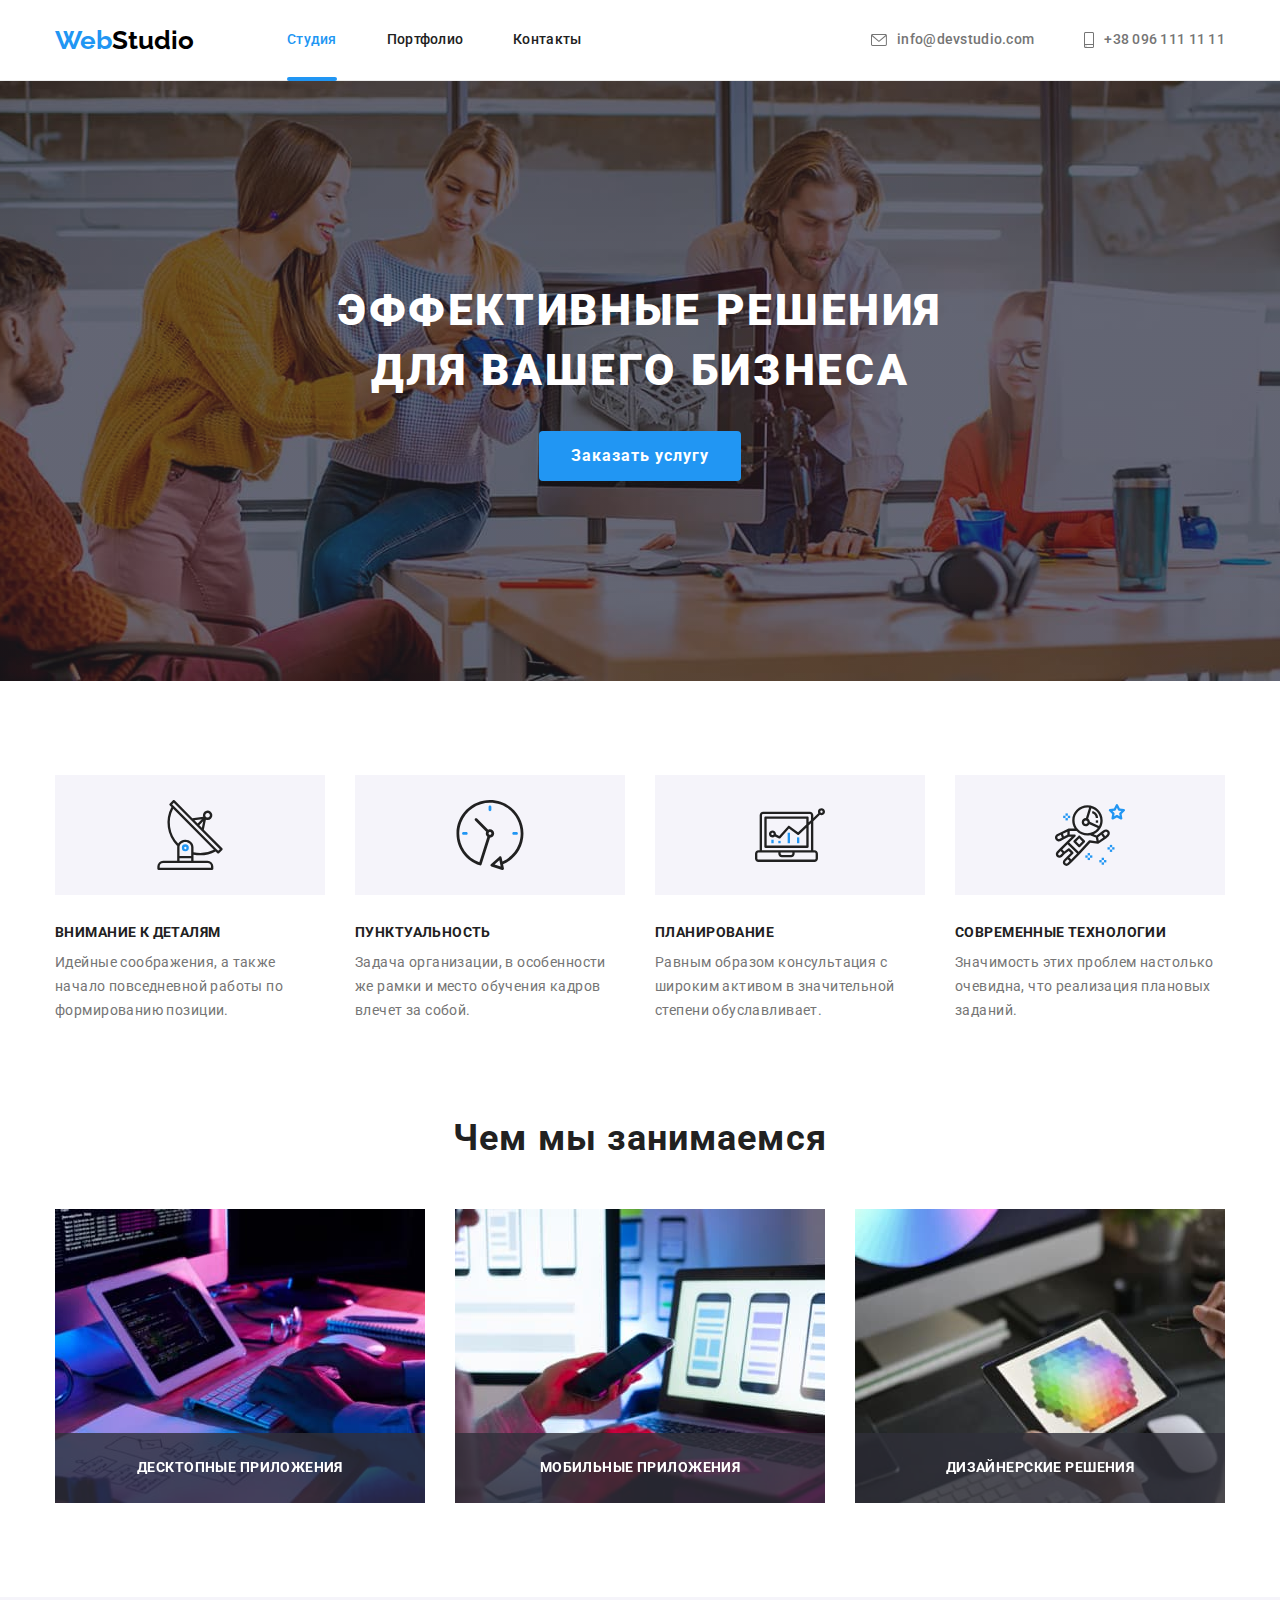
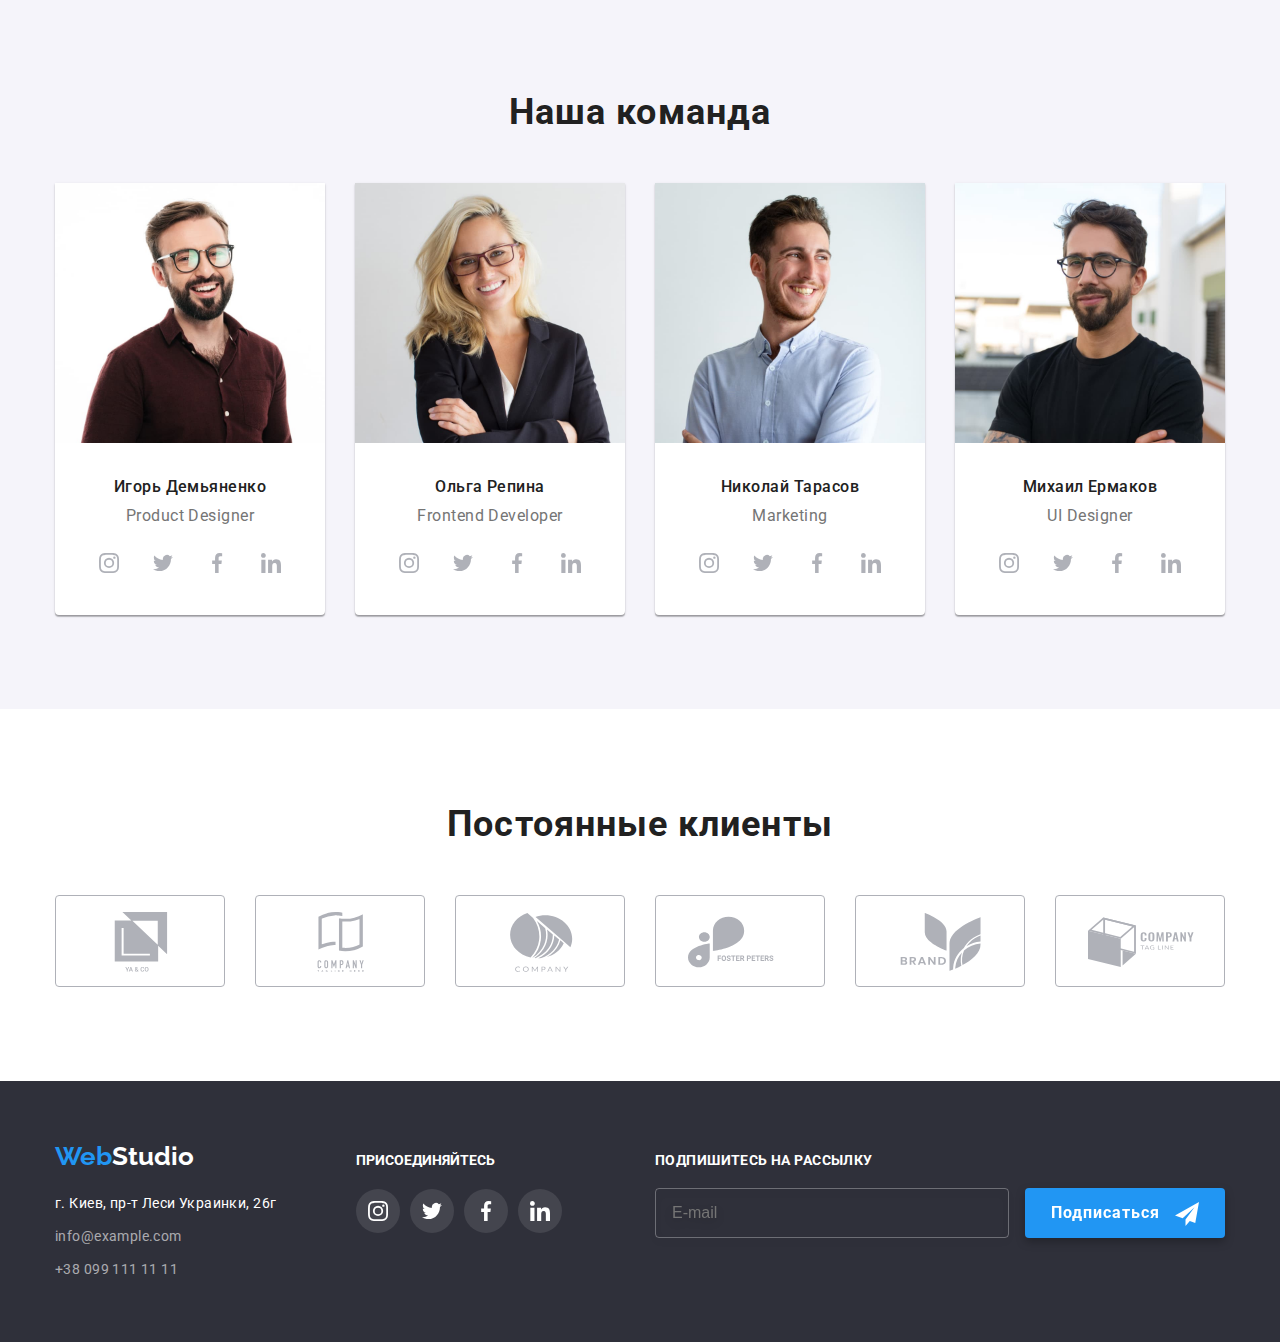
<file: index.html>
<!DOCTYPE html>
<html lang="ru">
<head>
    <meta charset="UTF-8">
    <meta http-equiv="X-UA-Compatible" content="IE=edge">
    <meta name="viewport" content="width=device-width, initial-scale=1.0">
    <title>WebStudio</title>
    <link rel="stylesheet" href="https://cdnjs.cloudflare.com/ajax/libs/modern-normalize/1.1.0/modern-normalize.min.css" integrity="sha512-wpPYUAdjBVSE4KJnH1VR1HeZfpl1ub8YT/NKx4PuQ5NmX2tKuGu6U/JRp5y+Y8XG2tV+wKQpNHVUX03MfMFn9Q==" crossorigin="anonymous" referrerpolicy="no-referrer" />
    <link href="https://fonts.googleapis.com/css2?family=Raleway:wght@700&family=Roboto:wght@400;500;700;900&display=swap" rel="stylesheet">

    <link rel="stylesheet" href="./css/main.min.css">

</head>
<body>
    <!--Шапка сайта-->
    
    <header>
        <div class="container header">
        <nav>
            <a href="./index.html"><span class="logo1">Web</span><span class="logo2">Studio</span></a>
            <ul class="site-nav">
                <li class="site-nav__item">
                    <a href="./index.html" class="active-page">Студия</a>
                </li>
                <li class="site-nav__item">
                    <a href="./portfolio.html">Портфолио</a>
                </li>
                <li class="site-nav__item">
                    <a href="">Контакты</a>
                </li>
            </ul>
        </nav>
        <ul class="mailtel">
            <li class="mailtel__item" >
                <a href="mailto:info@devstudio.com" >
                    <svg class="icon-envelope" width="16" height="12">
                        <use href="./images/icons.svg#icon-envelope"></use>
                    </svg>
                    info@devstudio.com
                </a>
            </li>
            <li class="mailtel__item" >
                <a href="tel:+380961111111" >            
                    <svg class="icon-smartphone" width="10" height="16">
                        <use href="./images/icons.svg#icon-smartphone"></use>
                    </svg>
                    +38 096 111 11 11
                </a>
            </li>
        </ul>
        </div>
    </header> 
    

    <main>
        <!--Герой-->
        <section class="hero">
            <div class="hero__container">
            <h1 class="hero__title">Эффективные решения <br> для вашего бизнеса</h1>
            <input type="button" value="Заказать услугу" class="button" data-modal-open>
            <div class="backdrop is-hidden" data-modal>
                <div class="modal">
                    <button class="button-close" data-modal-close>
                        <svg class="icon-vector" width="11" height="11">
                            <use href="./images/icons.svg#vector"></use>
                        </svg>
                    </button>
                    <p class="form-text"> Оставьте свои данные, мы вам перезвоним</p>
                    <form class="contact-form">
                        <label class="contact-form__field">
                            <span class="contact-form__text"> Имя</span>
                            <span class="contact-form__input-wrapper">
                            <input name="user-name" class="contact-form__input" type="text" required>
                                <span class="contact-form__icon">
                                    <svg class="contact-form__icon__human" width="12" height="12">
                                    <use href="./images/icons.svg#human"></use>
                                    </svg>
                                </span>
                            </span>
                        </label>
                        <label class="contact-form__field">
                            <span class="contact-form__text">Телефон</span>
                            <span class="contact-form__input-wrapper">
                                <input name="user-tel" class="contact-form__input" type="tel" required>
                                <span class="contact-form__icon">
                                <svg class="contact-form__icon__tel2" width="13" height="13">
                                    <use href="./images/icons.svg#tel2"></use>
                                </svg>
                            </span>
                        </span>
                        </label>
                        <label class="contact-form__field">
                            <span class="contact-form__text">Почта</span>
                            <span class="contact-form__input-wrapper">
                                <input name="user-mail" class="contact-form__input" type="email" required>
                                <span class="contact-form__icon">
                                    <svg class="contact-form__icon__mail2" width="15" height="12">
                                        <use href="./images/icons.svg#mail2"></use>
                                    </svg>
                                </span>
                            </span>
                        </label>
                        
                        <label class="contact-form__field">
                            <span class="contact-form__text">Комментарий</span>
                            <textarea name="textarea" class="contact-form__message" placeholder="Введите текст"></textarea>
                        </label>
                        <div class="contact-form__checkbox-wrapper">
                            <input 
                                type="checkbox" 
                                name="accept-policy" 
                                class="contact-form__checkbox-input visually-hidden" 
                                id="policy-checkbox" 
                                required>
                            <label for="policy-checkbox" class="contact-form__checkbox-label">
                                <span> Соглашаюсь с рассылкой и принимаю <a href="" class="checkbox-text">Условия договора</a></span>
                            </label>
                        </div>
                        <button type="submit" class="contact-form__submit">Отправить</button>
                    </form>
                    
                </div>
            </div>
            </div>
        </section>
        <!--Преимущества-->
        <section class="section advantage-block">
            <div class="container ">
                <h2 class="advantage-block__title">Преимущества</h2>
                    <ul class="advantage-block__list">
                        <li class="advantage-item advantage-block__list__icon-antenna">
                            <h3 class="advantage">Внимание к деталям</h3>
                            <p class="advantage-text">Идейные соображения, а также начало повседневной работы по формированию позиции.</p>
                        </li>
                        <li class="advantage-item advantage-block__list__icon-clock">
                            <h3 class="advantage">Пунктуальность</h3>
                            <p class="advantage-text">Задача организации, в особенности же рамки и место обучения кадров влечет за собой.</p>
                        </li>
                        <li class="advantage-item advantage-block__list__icon-diagram">
                            <h3 class="advantage">Планирование</h3>
                            <p class="advantage-text">Равным образом консультация с широким активом в значительной степени обуславливает.</p>
                        </li>
                        <li class="advantage-item advantage-block__list__icon-astronaut">
                            <h3 class="advantage">Современные технологии</h3>
                            <p class="advantage-text">Значимость этих проблем настолько очевидна, что реализация плановых заданий.</p>
                        </li>
                    </ul>
            </div>
        </section>

        <!--Чем мы занимаемся-->
        <section class="section">
            <div class="container ">
                <h2 class="section-title">Чем мы занимаемся</h2>
                <ul class="work-list">
                    <li class="work-item">
                        <img src="./images/box1.jpg" alt="development" width="370" class="work-item-img">
                        <p class="work-item-text"> Десктопные приложения</p>
                    </li>
                    <li class="work-item">
                        <img src="./images/box2.jpg" alt="design" width="370" class="work-item-img">
                        <p class="work-item-text"> Мобильные приложения</p>
                    </li>
                    <li class="work-item">
                        <img src="./images/box3.jpg" alt="color" width="370" class="work-item-img">
                        <p class="work-item-text"> Дизайнерские решения</p>
                    </li>
                </ul>
            </div>
        </section>

        <!--Наша команда-->

        <section class="section section-team">
            <div class="container">
                <h2 class="section-title">Наша команда</h2>
                <ul class="team-people">
                    <li class="team-people-item">
                        <img src="./images/img1.jpg" alt="Product Designer" width="270" class="img-people">
                        <h3 class="name"> Игорь Демьяненко</h3>
                        <p class="profession">Product Designer</p>
                        <ul class="social-network">
                            <li class="social-network-item">
                                <a href="" class="link-social-network" >
                                    <svg class="icon-social-network" width="20" height="20">
                                        <use href="./images/icons.svg#icon-instagram"></use>
                                    </svg>
                                </a>
                            </li>
                            <li class="social-network-item">
                                <a href=""  class="link-social-network">
                                    <svg class="icon-social-network" width="20" height="20">
                                        <use href="./images/icons.svg#icon-twitter"></use>
                                    </svg>
                                </a>
                            </li>
                            <li class="social-network-item">
                                <a href=""  class="link-social-network">
                                    <svg class="icon-social-network" width="20" height="20">
                                        <use href="./images/icons.svg#icon-facebook"></use>
                                    </svg>
                                </a>
                            </li>
                            <li class="social-network-item">
                                <a href=""  class="link-social-network" >
                                    <svg class="icon-social-network" width="20" height="20">
                                        <use href="./images/icons.svg#icon-linkedin"></use>
                                    </svg>
                                </a>
                            </li>
                        </ul>
                    </li>
                    <li class="team-people-item">
                        <img src="./images/img2.jpg" alt="Frontend Developer" width="270" class="img-people">
                        <h3 class="name">Ольга Репина</h3>
                        <p class="profession">Frontend Developer</p>
                        <ul class="social-network">
                            <li class="social-network-item">
                                <a href="" class="link-social-network" >
                                    <svg class="icon-social-network" width="20" height="20">
                                        <use href="./images/icons.svg#icon-instagram"></use>
                                    </svg>
                                </a>
                            </li>
                            <li class="social-network-item">
                                <a href=""  class="link-social-network">
                                    <svg class="icon-social-network" width="20" height="20">
                                        <use href="./images/icons.svg#icon-twitter"></use>
                                    </svg>
                                </a>
                            </li>
                            <li class="social-network-item">
                                <a href=""  class="link-social-network">
                                    <svg class="icon-social-network" width="20" height="20">
                                        <use href="./images/icons.svg#icon-facebook"></use>
                                    </svg>
                                </a>
                            </li>
                            <li class="social-network-item">
                                <a href=""  class="link-social-network" >
                                    <svg class="icon-social-network" width="20" height="20">
                                        <use href="./images/icons.svg#icon-linkedin"></use>
                                    </svg>
                                </a>
                            </li>
                        </ul>
                    </li>
                    <li class="team-people-item">
                        <img src="./images/img3.jpg" alt="Marketing" width="270" class="img-people">
                        <h3 class="name">Николай Тарасов</h3>
                        <p class="profession">Marketing</p>
                        <ul class="social-network">
                            <li class="social-network-item">
                                <a href="" class="link-social-network" >
                                    <svg class="icon-social-network" width="20" height="20">
                                        <use href="./images/icons.svg#icon-instagram"></use>
                                    </svg>
                                </a>
                            </li>
                            <li class="social-network-item">
                                <a href=""  class="link-social-network">
                                    <svg class="icon-social-network" width="20" height="20">
                                        <use href="./images/icons.svg#icon-twitter"></use>
                                    </svg>
                                </a>
                            </li>
                            <li class="social-network-item">
                                <a href=""  class="link-social-network">
                                    <svg class="icon-social-network" width="20" height="20">
                                        <use href="./images/icons.svg#icon-facebook"></use>
                                    </svg>
                                </a>
                            </li>
                            <li class="social-network-item">
                                <a href=""  class="link-social-network" >
                                    <svg class="icon-social-network" width="20" height="20">
                                        <use href="./images/icons.svg#icon-linkedin"></use>
                                    </svg>
                                </a>
                            </li>
                        </ul>
                    </li>
                    <li class="team-people-item">
                        <img src="./images/img4.jpg" alt="UI Designer" width="270" class="img-people">
                        <h3  class="name">Михаил Ермаков</h3>
                        <p class="profession"> UI Designer</p>
                        <ul class="social-network">
                            <li class="social-network-item">
                                <a href="" class="link-social-network" >
                                    <svg class="icon-social-network" width="20" height="20">
                                        <use href="./images/icons.svg#icon-instagram"></use>
                                    </svg>
                                </a>
                            </li>
                            <li class="social-network-item">
                                <a href=""  class="link-social-network">
                                    <svg class="icon-social-network" width="20" height="20">
                                        <use href="./images/icons.svg#icon-twitter"></use>
                                    </svg>
                                </a>
                            </li>
                            <li class="social-network-item">
                                <a href=""  class="link-social-network">
                                    <svg class="icon-social-network" width="20" height="20">
                                        <use href="./images/icons.svg#icon-facebook"></use>
                                    </svg>
                                </a>
                            </li>
                            <li class="social-network-item">
                                <a href=""  class="link-social-network" >
                                    <svg class="icon-social-network" width="20" height="20">
                                        <use href="./images/icons.svg#icon-linkedin"></use>
                                    </svg>
                                </a>
                            </li>
                        </ul>
                    </li>   
                </ul>
            </div>
        </section>
    </main>

<!--Постоянные клиенты-->
        <section class="section">
            <div class="container ">
                <h2 class="section-title">Постоянные клиенты</h2>
                <ul class="company">
                    <li class="company-item">
                        <a href="" class="link-company" >
                            <svg class="icon-company" width="106" height="60">
                                <use href="./images/icons.svg#icon-group"></use>
                            </svg>
                        </a>
                    </li>
                    <li class="company-item">
                        <a href="" class="link-company" >
                            <svg class="icon-company" width="106" height="60">
                                <use href="./images/icons.svg#icon-group-1"></use>
                            </svg>
                        </a>
                    </li>
                    <li class="company-item">
                        <a href="" class="link-company" >
                            <svg class="icon-company" width="106" height="60">
                                <use href="./images/icons.svg#icon-Object"></use>
                            </svg>
                        </a>
                    </li>
                    <li class="company-item">
                        <a href="" class="link-company" >
                            <svg class="icon-company" width="106" height="60">
                                <use href="./images/icons.svg#icon-group-2"></use>
                            </svg>
                        </a>
                    </li>
                    <li class="company-item">
                        <a href="" class="link-company" >
                            <svg class="icon-company" width="106" height="60">
                                <use href="./images/icons.svg#icon-group-3"></use>
                            </svg>
                        </a>
                    </li>
                    <li class="company-item">
                        <a href="" class="link-company" >
                            <svg class="icon-company" width="106" height="60">
                                <use href="./images/icons.svg#icon-group-4"></use>
                            </svg>
                        </a>
                    </li>
                </ul>
            </div>
        </section>          

    <!--Контакты-->
    <footer class="footer">
        <div class="container footer-1">
            <div>
            <a href="./index.html" class="logo"><span class="logo1">Web</span><span class="logo3">Studio</span></a>
                    <address><span class="address">г. Киев, пр-т Леси Украинки, 26г</span>
                    </address>
            <ul class="mailtelfooter"> 
                <li>
                    <a href="mailto:info@example.com">info@example.com</a>
                </li>
                <li>
                    <a href="tel:+380991111111">+38 099 111 11 11</a>
                </li>
            </ul>
            </div>
            <div class="join-network">
                <span class="join">присоединяйтесь</span>
                    <ul class="social-network-footer">
                        <li class="social-network-item-footer">
                            <a href="" class="link-social-network-footer" >
                                <svg class="icon-social-network-footer" width="20" height="20">
                                    <use href="./images/icons.svg#icon-instagram"></use>
                                </svg>
                            </a>
                        </li>
                        <li class="social-network-item-footer">
                            <a href="" class="link-social-network-footer" >
                                <svg class="icon-social-network-footer" width="20" height="20">
                                    <use href="./images/icons.svg#icon-twitter"></use>
                                </svg>
                            </a>
                        </li>
                        <li class="social-network-item-footer">
                            <a href="" class="link-social-network-footer" >
                                <svg class="icon-social-network-footer" width="20" height="20">
                                    <use href="./images/icons.svg#icon-facebook"></use>
                                </svg>
                            </a>
                        </li>
                        <li class="social-network-item-footer">
                            <a href="" class="link-social-network-footer" >
                                <svg class="icon-social-network-footer" width="20" height="20">
                                    <use href="./images/icons.svg#icon-linkedin"></use>
                                </svg>
                            </a>
                        </li>
                    </ul>
        </div>
        <div class="subscription">
            <span class="subscription__title">
                Подпишитесь на рассылку
            </span>
            <form class="subscription__form">
                <div class="subscription__wrapper">
                    <input class="subscription__email" type="email" name="subscription-email" placeholder="E-mail">
                </div>
                <button class="subscription__submit" type="submit">
                    <span>Подписаться
                        <svg class="icon icon-send" width="24" height="24">
                            <use href="./images/icons.svg#icon-send"></use>
                        </svg>
                    </span>

                </button>
            </form>
        </div>
        </div>
    </footer>
    <script src="./js/modal.js"></script>
</body>
</html>
</file>
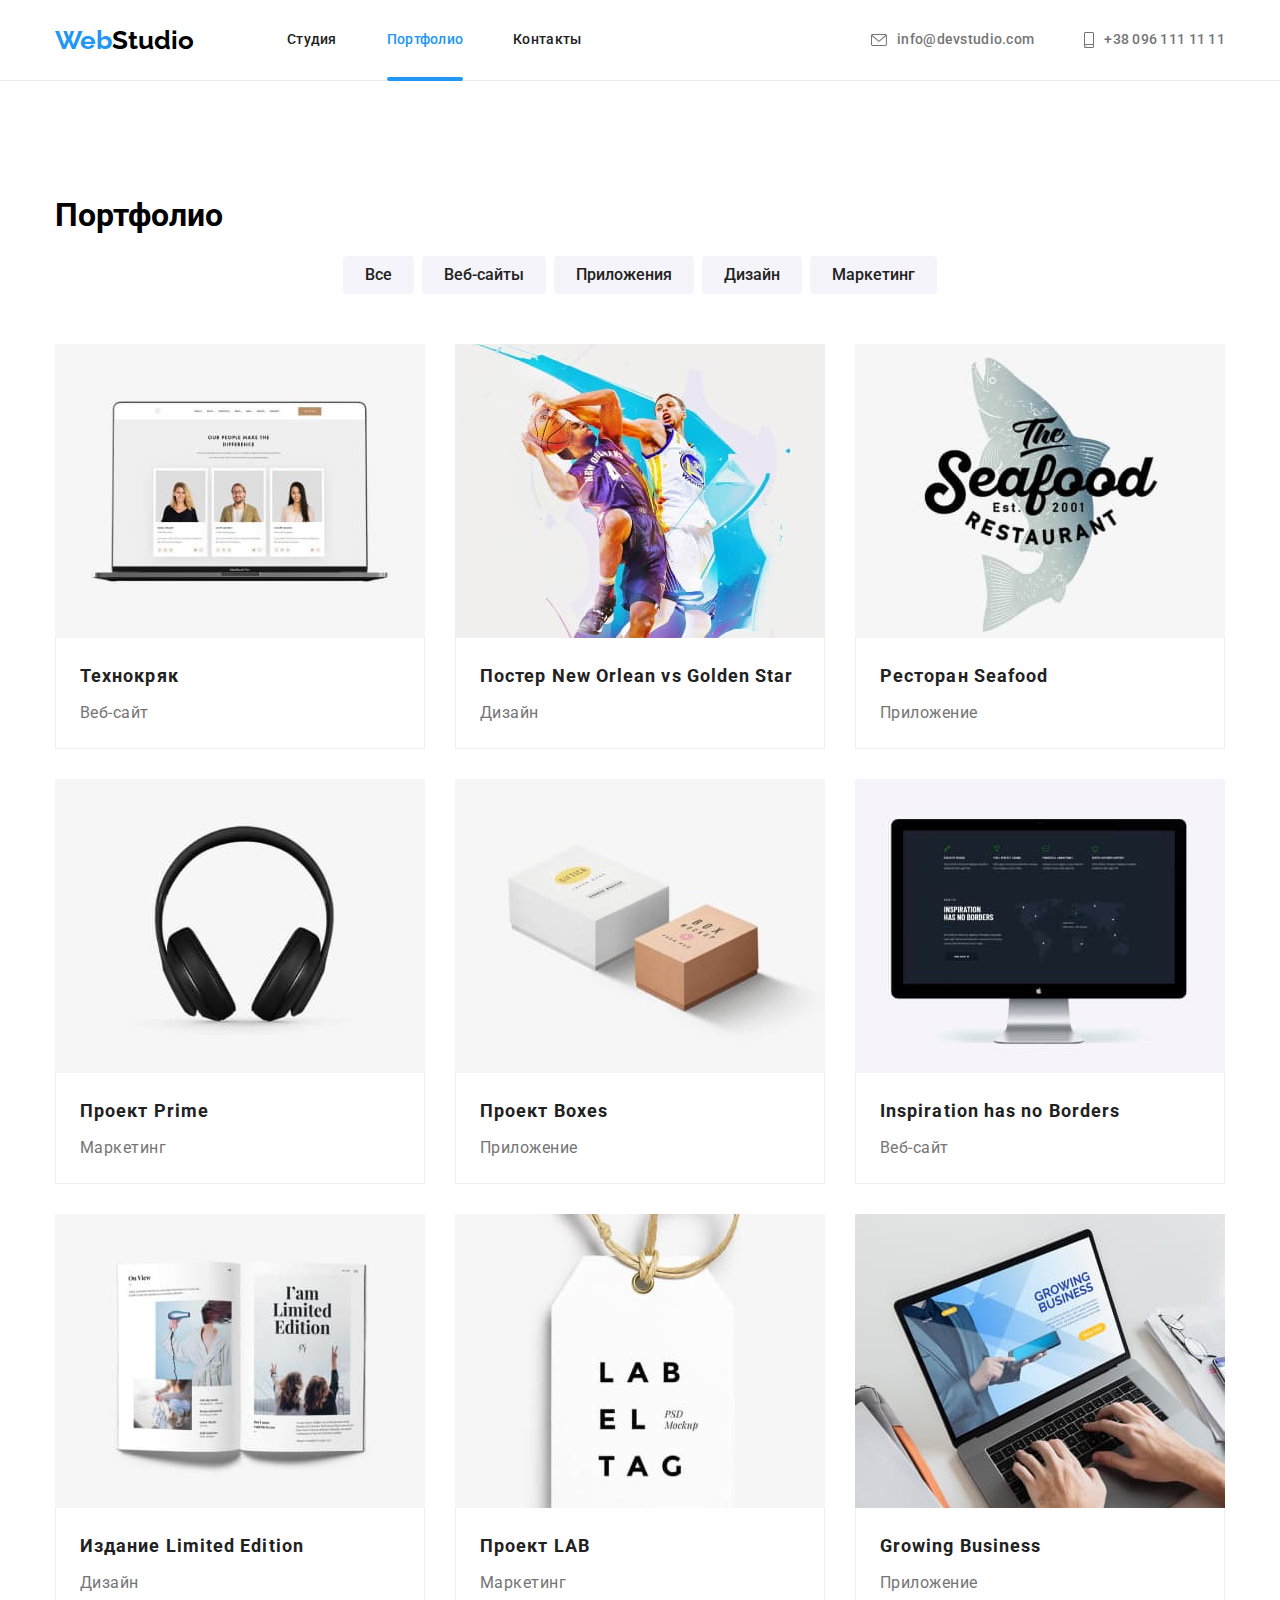
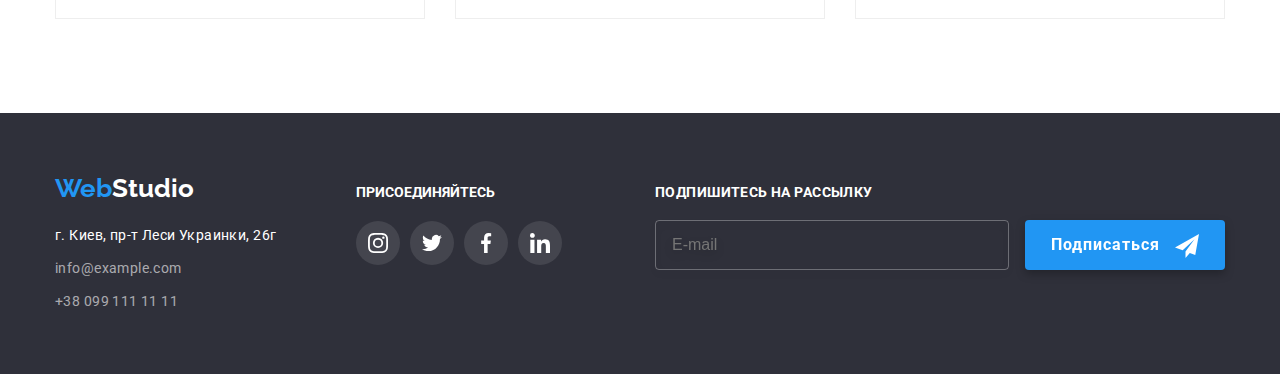
<file: portfolio.html>
<!DOCTYPE html>
<html lang="ru">
<head>
    <meta charset="UTF-8">
    <meta http-equiv="X-UA-Compatible" content="IE=edge">
    <meta name="viewport" content="width=device-width, initial-scale=1.0">
    <title>WebStudio</title>
    <link rel="preconnect" href="https://fonts.googleapis.com">
    <link rel="preconnect" href="https://fonts.gstatic.com" crossorigin>
    <link rel="stylesheet" href="https://cdnjs.cloudflare.com/ajax/libs/modern-normalize/1.1.0/modern-normalize.min.css" integrity="sha512-wpPYUAdjBVSE4KJnH1VR1HeZfpl1ub8YT/NKx4PuQ5NmX2tKuGu6U/JRp5y+Y8XG2tV+wKQpNHVUX03MfMFn9Q==" crossorigin="anonymous" referrerpolicy="no-referrer" />
    <link href="https://fonts.googleapis.com/css2?family=Raleway:wght@700&family=Roboto:wght@400;500;700;900&display=swap" rel="stylesheet">
    
    <link rel="stylesheet" href="./css/main.min.css">

</head>
<body>
    <!--Шапка сайта-->
    
     <header>
        <div class="container header">
        <nav>
            <a href="./index.html"><span class="logo1">Web</span><span class="logo2">Studio</span></a>
            <ul class="site-nav">
                <li class="site-nav__item">
                    <a href="./index.html">Студия</a>
                </li>
                <li class="site-nav__item">
                    <a href="./portfolio.html"  class="active-page">Портфолио</a>
                </li>
                <li class="site-nav__item">
                    <a href="">Контакты</a>
                </li>
            </ul>
        </nav>
        <ul class="mailtel">
            <li class="mailtel__item" >
                <a href="mailto:info@devstudio.com" >
                    <svg class="icon-envelope" width="16" height="12">
                        <use href="./images/icons.svg#icon-envelope"></use>
                    </svg>
                    info@devstudio.com
                </a>
            </li>
            <li class="mailtel__item" >
                <a href="tel:+380961111111" >            
                    <svg class="icon-smartphone" width="10" height="16">
                        <use href="./images/icons.svg#icon-smartphone"></use>
                    </svg>
                    +38 096 111 11 11
                </a>
            </li>
        </ul>
        </div>
    </header> 



    <main>
        <section class="section">
        <div class="container portfolio" >
            <h1  class="advantage-title">Портфолио</h1>
            <ul class="button-portfolio">
                <li class="button-portfolio-item">
                    <input type="button" value="Все">
                </li>
                <li class="button-portfolio-item">
                    <input type="button" value="Веб-сайты" >
                </li>
                <li class="button-portfolio-item">
                    <input type="button" value="Приложения" >
                </li>
                <li class="button-portfolio-item">
                    <input type="button" value="Дизайн" >
                </li>
                <li class="button-portfolio-item">
                    <input type="button" value="Маркетинг" >
                </li>
            </ul>
            <ul class="img-section">
                    <li class="img-section-item">
                        <div class="product-tumb" >
                        <img src="./images/pf1.jpg" alt="Технокряк" width="370" class="img-portfolio">
                        <p class="product-actions">Ресурс предлагает комплексные предложения с разным уровнем функционала и сервисов. Все это позволит посетителю получить исчерпывающие сведения о компании или частном лице.</p>
                        </div>
                        <div class="border">
                            <h2 class="name-img">Технокряк</h2>
                            <p class="whatinport">Веб-сайт</p>
                        </div>
                    </li>
                
                <li class="img-section-item">
                    <img src="./images/pf2.jpg" alt="Постер New Orlean vs Golden Star" width="370" class="img-portfolio">
                    <div class="border">
                    <h2 class="name-img">Постер New Orlean vs Golden Star</h2>
                    <p class="whatinport">Дизайн</p>
                    </div>
                </li>
                <li class="img-section-item">
                    <img src="./images/pf3.jpg" alt="Ресторан Seafood" width="370" class="img-portfolio">
                    <div class="border">
                    <h2 class="name-img">Ресторан Seafood</h2>
                    <p class="whatinport">Приложение</p>
                    </div>
                </li>
                <li class="img-section-item">
                    <img src="./images/pf4.jpg" alt="Проект Prime" width="370" class="img-portfolio">
                    <div class="border">
                    <h2 class="name-img">Проект Prime</h2>
                    <p class="whatinport">Маркетинг</p>
                    </div>
                </li>
                <li class="img-section-item">
                    <img src="./images/pf5.jpg" alt="Проект Boxes" width="370" class="img-portfolio">
                    <div class="border">
                    <h2 class="name-img">Проект Boxes</h2>
                    <p class="whatinport">Приложение</p>
                    </div>
                </li>
                <li class="img-section-item">
                    <img src="./images/pf6.jpg" alt="Inspiration has no Borders" width="370" class="img-portfolio">
                    <div class="border">
                    <h2 class="name-img">Inspiration has no Borders</h2>
                    <p class="whatinport">Веб-сайт</p>
                    </div>
                </li>
                <li class="img-section-item">
                    <img src="./images/pf7.jpg" alt="Издание Limited Edition" width="370" class="img-portfolio">
                    <div class="border">
                    <h2 class="name-img">Издание Limited Edition</h2>
                    <p class="whatinport">Дизайн</p>
                    </div>
                </li>
                <li class="img-section-item">
                    <img src="./images/pf8.jpg" alt="Проект LAB" width="370" class="img-portfolio">
                    <div class="border">
                    <h2 class="name-img">Проект LAB</h2>
                    <p class="whatinport">Маркетинг</p>
                    </div>
                </li>
                <li class="img-section-item">
                    <img src="./images/pf9.jpg" alt="Growing Business" width="370" class="img-portfolio">
                    <div class="border">
                    <h2 class="name-img">Growing Business</h2>
                    <p class="whatinport">Приложение</p>
                    </div>
                </li>
            </ul>
        </div>
        </section>  
    </main>



    <!--Контакты-->
    <footer class="footer">
        <div class="container footer-1">
            <div>
            <a href="./index.html" class="logo"><span class="logo1">Web</span><span class="logo3">Studio</span></a>
                    <address><span class="address">г. Киев, пр-т Леси Украинки, 26г</span>
                    </address>
            <ul class="mailtelfooter"> 
                <li>
                    <a href="mailto:info@example.com">info@example.com</a>
                </li>
                <li>
                    <a href="tel:+380991111111">+38 099 111 11 11</a>
                </li>
            </ul>
            </div>
            <div class="join-network">
                <span class="join">присоединяйтесь</span>
                    <ul class="social-network-footer">
                        <li class="social-network-item-footer">
                            <a href="" class="link-social-network-footer" >
                                <svg class="icon-social-network-footer" width="20" height="20">
                                    <use href="./images/icons.svg#icon-instagram"></use>
                                </svg>
                            </a>
                        </li>
                        <li class="social-network-item-footer">
                            <a href="" class="link-social-network-footer" >
                                <svg class="icon-social-network-footer" width="20" height="20">
                                    <use href="./images/icons.svg#icon-twitter"></use>
                                </svg>
                            </a>
                        </li>
                        <li class="social-network-item-footer">
                            <a href="" class="link-social-network-footer" >
                                <svg class="icon-social-network-footer" width="20" height="20">
                                    <use href="./images/icons.svg#icon-facebook"></use>
                                </svg>
                            </a>
                        </li>
                        <li class="social-network-item-footer">
                            <a href="" class="link-social-network-footer" >
                                <svg class="icon-social-network-footer" width="20" height="20">
                                    <use href="./images/icons.svg#icon-linkedin"></use>
                                </svg>
                            </a>
                        </li>
                    </ul>
        </div>
        <div class="subscription">
            <span class="subscription__title">
                Подпишитесь на рассылку
            </span>
            <form class="subscription__form">
                <div class="subscription__wrapper">
                    <input class="subscription__email" type="email" name="subscription-email" placeholder="E-mail">
                </div>
                <button class="subscription__submit" type="submit">
                    <span>Подписаться
                        <svg class="icon icon-send" width="24" height="24">
                            <use href="./images/icons.svg#icon-send"></use>
                        </svg>
                    </span>

                </button>
            </form>
        </div>
        </div>
    </footer>
</body>
</html>
</file>
<file: css/main.min.css>
:root{--primary-text-color:#212121;--text-color:#757575;--accent-color:#2196F3;--white-color:#ffffff;--background-color: #2F303A}.visually-hidden{position:absolute;width:1px;height:1px;margin:-1px;border:0;padding:0;white-space:nowrap;clip-path:inset(100%);clip:rect(0 0 0 0);overflow:hidden}body{font-family:Roboto,sans-serif;margin:0}a{text-decoration:none}*,*::before,*::after{box-sizing:border-box}.section{padding:94px 0}.container{width:1200px;padding:0 15px;margin-left:auto;margin-right:auto}.logo1{color:var(--accent-color);font-family:Raleway;font-weight:700;font-size:26px;line-height:1.19}.logo2{color:#000000;font-family:Raleway;font-weight:700;font-size:26px;line-height:1.19}.logo3{color:#ffffff;font-family:Raleway;font-weight:700;font-size:26px;line-height:1.19}.button{color:var(--white-color);background-color:var(--accent-color);cursor:pointer;font-family:inherit;display:inline-block;align-items:center;padding:10px 32px;text-align:center;border-radius:4px;font-family:Roboto;font-style:normal;font-weight:bold;font-size:16px;line-height:1.87;letter-spacing:0.06em;transition:color 250ms ease;border:none}.button:hover,.button:focus{color:var(--white-color);background-color:#188CE8}.social-network{display:flex;padding:16px 32px 0px 32px}.social-network-item:not(:last-child){margin-right:10px}.link-social-network{display:block;width:44px;height:44px;padding:12px;color:#AFB1B8;border-radius:50%;transition:background-color 250ms ease, color 250ms ease}.link-social-network:hover,.link-social-network:focus{color:#ffffff;background-color:var(--accent-color)}.icon-social-network{fill:currentColor}.icon-social-network:hover,.icon-social-network:focus{fill:currentColor}.hero__container{max-width:1600px;height:600px;margin-left:auto;margin-right:auto;text-align:center;padding:200px 0px;background-image:linear-gradient(to right, rgba(47,48,58,0.4), rgba(47,48,58,0.4)),url(../images/hero.jpg);background-repeat:no-repeat;background-position:center;background-size:cover}.hero{background-color:var(--background-color)}.hero__title{color:var(--white-color);margin-bottom:30px;margin-top:0;font-weight:900;font-size:44px;line-height:1.36;text-align:center;letter-spacing:0.06em;text-transform:uppercase;text-align:center}ul{list-style:none;padding:0;margin:0}header{border-bottom:1px solid #ECECEC}.container.header{display:flex;align-items:center}.container.header nav{display:flex;align-items:center}.site-nav{display:flex;padding-left:93px}.site-nav__item{position:relative}.site-nav__item a::before{content:'';position:absolute;width:100%;height:4px;background:var(--accent-color);bottom:-1px;border-radius:2px;transition:transform 250ms ease;transform:scaleX(0)}.site-nav__item a::before:hover,.site-nav__item a::before:focus{transform:scaleX(1)}.site-nav__item:not(:last-child){margin-right:50px}.site-nav a{display:block;padding-top:32px;padding-bottom:32px;color:var(--primary-text-color);font-weight:500;font-size:14px;line-height:1.14;letter-spacing:0.02em;transition:color 250ms ease}.site-nav a:hover,.site-nav a:focus{color:var(--accent-color)}.mailtel{display:flex;margin-left:auto}.mailtel__item:not(:last-child){margin-right:50px}.mailtel a{display:flex;align-items:center;padding-top:32px;padding-bottom:32px;color:var(--text-color);font-weight:500;font-size:14px;line-height:1.14;letter-spacing:0.02em;transition:color 250ms ease}.mailtel a:hover,.mailtel a:focus{color:var(--accent-color)}.icon-envelope{fill:currentColor;margin-right:10px;transition:color 250ms ease}.icon-envelope:hover,.icon-envelope:focus{fill:currentColor}.icon-smartphone{fill:currentColor;margin-right:10px;transition:color 250ms ease}.icon-smartphone:hover,.icon-smartphone:focus{fill:currentColor}.section-title{color:var(--primary-text-color)}.checkbox-text{font-family:Roboto;font-style:normal;font-weight:400;font-size:14px;line-height:24px;letter-spacing:0.03em;text-decoration-line:underline;color:var(--accent-color)}.backdrop{position:fixed;top:0;left:0;width:100%;height:100%;background-color:rgba(0,0,0,0.2);opacity:1;transition:opacity 500ms ease}.backdrop.is-hidden{opacity:0;pointer-events:none;transition:opacity 500ms ease}.modal{position:absolute;top:50%;left:50%;transform:translate(-50%, -50%);width:528px;height:581px;background-color:#fff;border-radius:4px}.button-close{position:absolute;top:8px;right:8px;width:30px;height:30px;border:1px solid;border-color:rgba(0,0,0,0.1);border-radius:50%;color:#000000;background-color:#fff;fill:currentColor;transition:color 250ms ease}.button-close:hover,.button-close:focus{fill:var(--accent-color)}.form-text{padding:40px 40px 12px 40px;margin:0px;font-family:'Roboto';font-style:normal;font-weight:700;font-size:20px;line-height:23px;text-align:center;letter-spacing:0.03em;color:#212121}.contact-form{padding:0px 40px 40px 40px}.contact-form__field{display:block}.contact-form__input{width:100%;height:40px;border:1px solid rgba(33,33,33,0.2);border-radius:4px;padding-left:42px;transition:border-color 250ms cubic-bezier(0.4, 0, 0.2, 1)}.contact-form__input:hover,.contact-form__input:focus{outline:none;border-color:var(--accent-color)}.contact-form__text{display:block;text-align:left;font-family:'Roboto';font-style:normal;font-weight:400;font-size:12px;line-height:14px;letter-spacing:0.01em;color:#757575}.contact-form__input-wrapper{position:relative;display:block;margin-top:4px;margin-bottom:10px}.contact-form__icon{position:absolute;display:block;top:50%;left:12px;transform:translateY(-50%);transition:fill 250ms cubic-bezier(0.4, 0, 0.2, 1)}.contact-form__input:focus+.contact-form__icon,.contact-form__input:hover+.contact-form__icon{fill:var(--accent-color)}.contact-form__message{width:100%;height:120px;margin-top:4px;padding:12px 16px;resize:none;border:1px solid rgba(33,33,33,0.2);border-radius:4px;transition:border-color 250ms ease}.contact-form__message:hover,.contact-form__message:focus{outline:none;border-color:var(--accent-color)}.contact-form__message::placeholder{color:rgba(117,117,117,0.5)}.contact-form__checkbox-wrapper{margin-top:20px;margin-left:15px}.contact-form__checkbox-label{font-family:'Roboto';font-style:normal;font-weight:400;font-size:14px;line-height:24px;letter-spacing:0.03em;color:#757575;display:flex;align-items:center}.contact-form__checkbox-label::before{display:inline-block;width:16px;height:15px;background:#FFFFFF;border:2px solid;border-color:#212121;content:'';cursor:pointer;margin-right:7px}.contact-form__checkbox-input:checked+.contact-form__checkbox-label::before{background-color:var(--accent-color);background-image:url("../images/chek.svg");background-repeat:no-repeat;background-position:center;border-color:#fff}.contact-form__submit{color:var(--white-color);background-color:var(--accent-color);width:200px;height:50px;margin-top:30px;cursor:pointer;border-radius:4px;border:none;filter:drop-shadow(0px 4px 4px rgba(0,0,0,0.25));font-family:roboto;font-style:normal;font-weight:700;font-size:16px;line-height:30px;letter-spacing:0.06em}.contact-form__submit:hover,.contact-form__submit:focus{background:#188CE8;box-shadow:0px 4px 4px rgba(0,0,0,0.15)}.advantage-block{padding-bottom:0}.advantage-block__title{display:none}.advantage-block__list{display:flex}.advantage-item:not(:last-child){margin-right:30px}.advantage-item{width:calc((100% - 90px) / 4)}.advantage-item::before{display:block;content:"";height:120px;background-size:70px 70px;background-repeat:no-repeat;background-position:center;background-color:#F5F4FA;margin-bottom:30px}.advantage-block__list__icon-antenna::before{background-image:url(../images/antenna.svg)}.advantage-block__list__icon-clock::before{background-image:url(../images/clock.svg)}.advantage-block__list__icon-diagram::before{background-image:url(../images/diagram.svg)}.advantage-block__list__icon-astronaut::before{background-image:url(../images/astronaut.svg)}.advantage{color:var(--primary-text-color);font-weight:700;font-size:14px;line-height:1.14;letter-spacing:0.03em;text-transform:uppercase;margin-top:0;margin-bottom:10px}.advantage-text{color:var(--text-color);font-weight:400;font-size:14px;line-height:1.71;letter-spacing:0.03em;margin:0}.work-list{display:flex}.work-item:not(:last-child){margin-right:30px}.work-item{position:relative}.work-item-img{display:block}.work-item-text{position:absolute;bottom:0;width:100%;padding:27px 0;margin:0;font-family:Roboto;font-style:normal;font-weight:700;font-size:14px;line-height:1.14;text-align:center;letter-spacing:0.03em;text-transform:uppercase;color:var(--white-color);background-color:rgba(47,48,58,0.8)}.section-team{background-color:#F5F4FA}.team-people{display:flex}.team-people-item{padding-bottom:30px;box-shadow:0px 1px 3px rgba(0,0,0,0.12),0px 1px 1px rgba(0,0,0,0.14),0px 2px 1px rgba(0,0,0,0.2);border-radius:0px 0px 4px 4px;background-color:var(--white-color)}.team-people-item:not(:last-child){margin-right:30px}.section-title{font-family:Roboto;font-style:normal;font-weight:700;font-size:36px;line-height:1.17;letter-spacing:0.03em;text-align:center;color:var(--primary-text-color);margin-top:0;margin-bottom:50px}.img-people{margin-bottom:30px}.name{color:var(--primary-text-color);font-weight:500;font-size:16px;line-height:1.19;letter-spacing:0.03em;margin-bottom:10px;margin-top:0;text-align:center}.profession{color:var(--text-color);font-weight:400;font-size:16px;line-height:1.19;letter-spacing:0.03em;margin:0;text-align:center}.company{display:flex}.company-item:not(:last-child){margin-right:30px}.link-company{display:block;width:170px;height:92px;border:1px solid;border-color:#AFB1B8;border-radius:4px;padding:16px 32px;color:#afb1b8;transition:background-color 250ms ease, color 250ms ease}.link-company:hover,.link-company:focus{color:var(--accent-color);border-color:var(--accent-color)}.icon-company{fill:currentColor}.icon-company:hover,.icon-company:focus{fill:currentColor}.address{color:var(--white-color);font-weight:400;font-style:normal;font-size:14px;line-height:1.71;letter-spacing:0.03em;min-width:231px;display:inline-block;margin-bottom:9px}.mailtelfooter a{color:rgba(255,255,255,0.6);font-weight:400;font-size:14px;line-height:1.71;letter-spacing:0.03em}.mailtelfooter li{margin-bottom:9px}.mailtelfooter li:last-child{margin-bottom:0}.footer{background-color:var(--background-color)}.logo{margin-bottom:20px;display:inline-block}.join{color:var(--white-color);font-family:Roboto;font-style:normal;font-weight:bold;font-size:14px;line-height:1.14;text-transform:uppercase}.social-network-footer{display:flex;padding-top:20px}.social-network-item-footer:not(:last-child){margin-right:10px}.link-social-network-footer{display:block;width:44px;height:44px;padding:12px;color:#ffffff;border-radius:50%;background-color:rgba(255,255,255,0.1);transition:background-color 250ms ease, color 250ms ease}.link-social-network-footer:hover,.link-social-network-footer:focus{color:#ffffff;background-color:var(--accent-color)}.icon-social-network-footer{fill:currentColor}.icon-social-network-footer:hover,.icon-social-network-footer:focus{fill:currentColor}.footer-1{display:flex;align-items:baseline}.join-network{margin-left:70px}.footer{padding:60px 0}.subscription{margin-left:93px}.subscription__title{font-weight:700;font-size:14px;line-height:16px;letter-spacing:0.03em;text-transform:uppercase;color:var(--white-color);margin-bottom:20px;display:inline-block}.subscription__email{display:inline-block;border:1px solid rgba(255,255,255,0.3);-webkit-box-sizing:border-box;box-sizing:border-box;-webkit-filter:drop-shadow(0px 4px 4px rgba(0,0,0,0.15));filter:drop-shadow(0px 4px 4px rgba(0,0,0,0.15));border-radius:4px;font-size:16px;line-height:1.25;color:rgba(255,255,255,0.6);background-color:transparent;min-height:50px;width:354px;padding-left:16px}.subscription__wrapper{position:relative;display:inline-block;margin-right:12px}.icon-send{margin-left:10px;display:inline-block;vertical-align:middle}.subscription__submit{color:var(--white-color);background-color:var(--accent-color);width:200px;height:50px;cursor:pointer;border-radius:4px;border:none;filter:drop-shadow(0px 4px 4px rgba(0,0,0,0.25));font-family:roboto;font-style:normal;font-weight:700;font-size:16px;line-height:30px;letter-spacing:0.06em}.button-portfolio input{color:var(--primary-text-color);background-color:#F5F4FA;font-weight:500;font-size:16px;line-height:1.63;cursor:pointer;font-family:inherit;border-radius:4px;border:none}.button-portfolio{display:flex;justify-content:center;margin-bottom:50px}.button-portfolio input{padding:6px 22px;transition:color 250ms ease}.button-portfolio input:hover,.button-portfolio input:focus{color:var(--white-color);background-color:var(--accent-color);box-shadow:0px 3px 1px rgba(0,0,0,0.1),0px 1px 2px rgba(0,0,0,0.08),0px 2px 2px rgba(0,0,0,0.12)}.button-portfolio-item:not(:last-child){margin-right:8px}.img-portfolio{display:block}.name-img{color:var(--primary-text-color);font-weight:700;font-size:18px;line-height:2;letter-spacing:0.06em;margin-top:0;margin-bottom:4px}.whatinport{color:var(--text-color);font-weight:400;font-size:16px;line-height:1.88;letter-spacing:0.03em;margin:0}.border{padding:20px 24px 20px 24px;border-top:0;border-bottom:1px solid #eeeeee;border-left:1px solid #eeeeee;border-right:1px solid #eeeeee}.img-section{display:flex;flex-wrap:wrap}.img-section-item{width:370px;margin-right:30px;margin-bottom:30px}.img-section-item:hover,.img-section-item:focus{box-shadow:0px 1px 1px rgba(0,0,0,0.12),0px 4px 4px rgba(0,0,0,0.06),1px 4px 6px rgba(0,0,0,0.16)}.img-section-item:nth-last-child(-n+3){margin-bottom:0px}.img-section-item:nth-child(3n){margin-right:0px}.site-nav .active-page{color:var(--accent-color)}.active-page::after{display:block;content:'';position:absolute;width:100%;height:4px;background:var(--accent-color);bottom:-1px;border-radius:2px}.product-tumb{position:relative;overflow:hidden}.product-actions{position:absolute;top:0;left:0;margin:0;padding:63px 24px;background-color:rgba(33,150,243,0.9);font-family:Roboto;font-style:normal;font-weight:normal;font-size:18px;line-height:1.55;letter-spacing:0.03em;color:#FFFFFF;opacity:0;transform:translateY(100%);transition-property:transform;transition:250ms cubic-bezier(0.4, 0, 0.2, 1)}.img-section-item:hover .product-actions,.img-section-item:focus .product-actions{opacity:1;transform:translateY(0)}
/*# sourceMappingURL=main.min.css.map */
</file>
